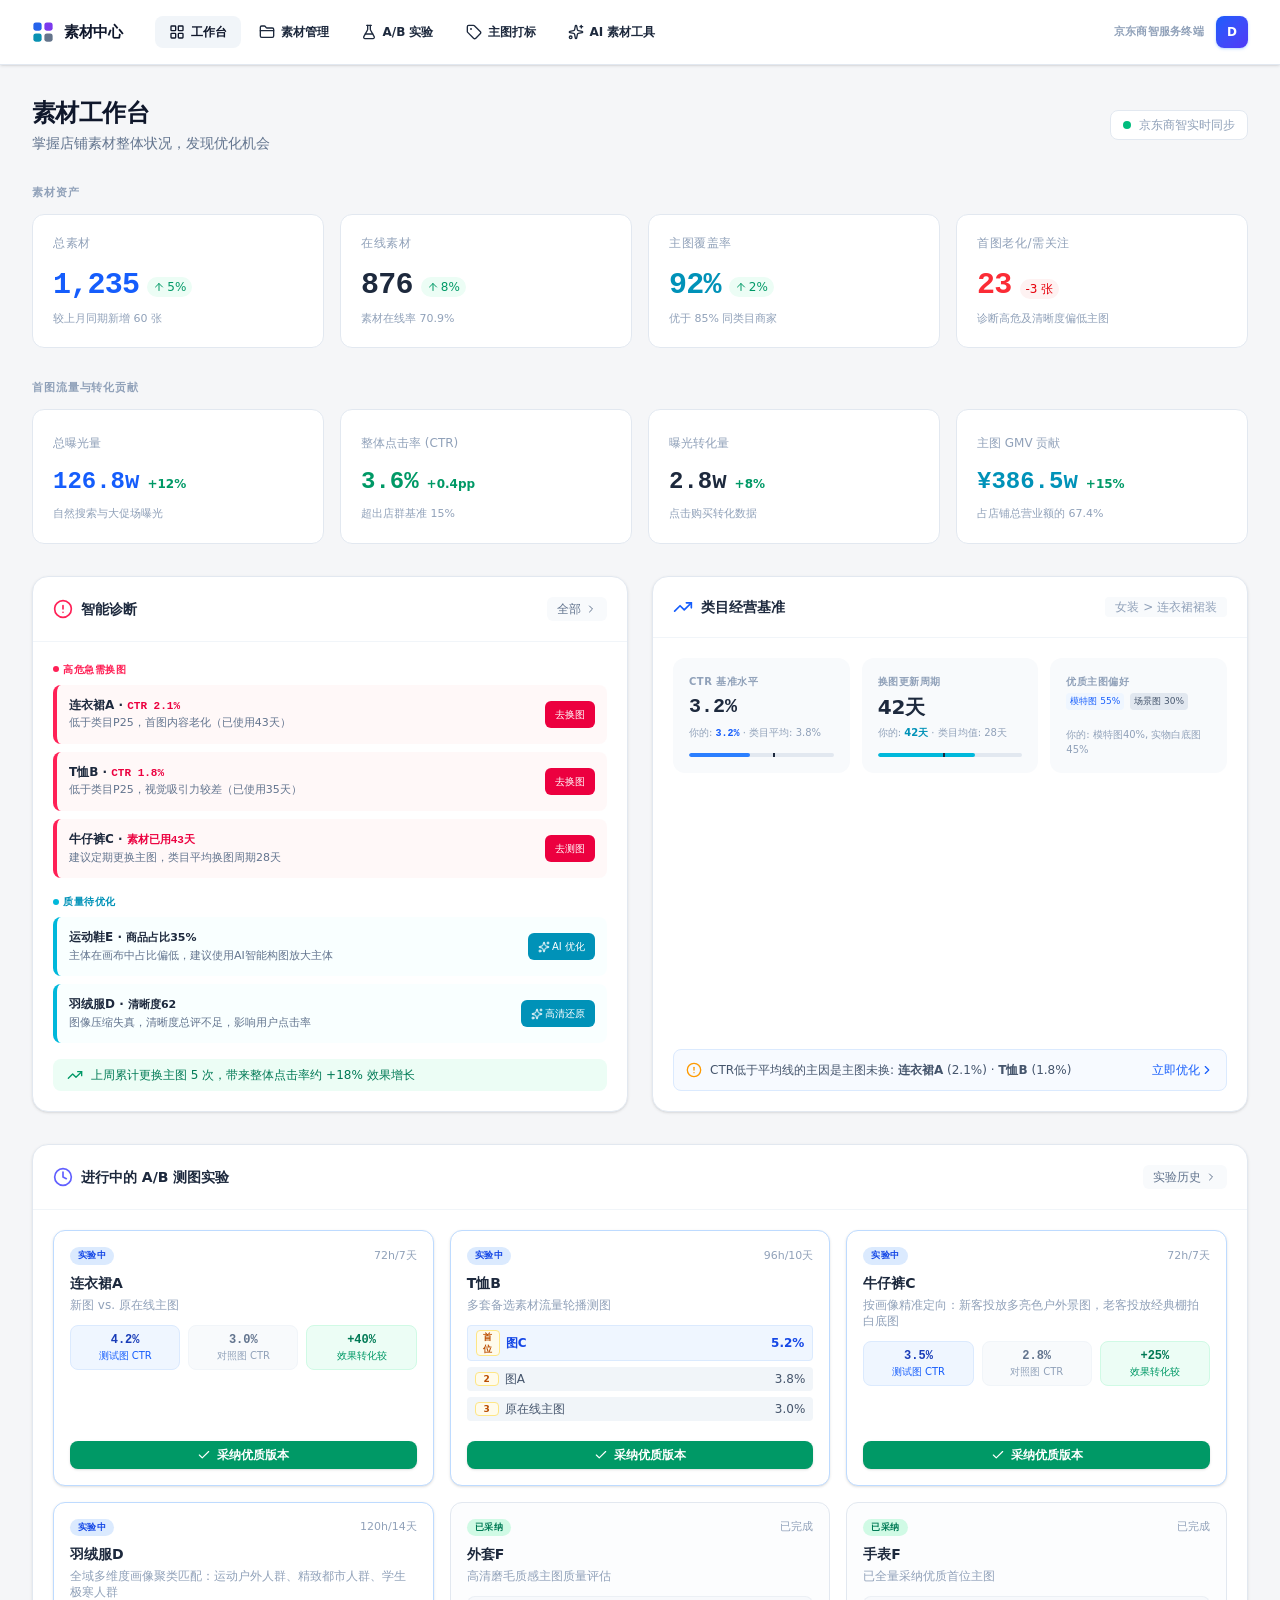
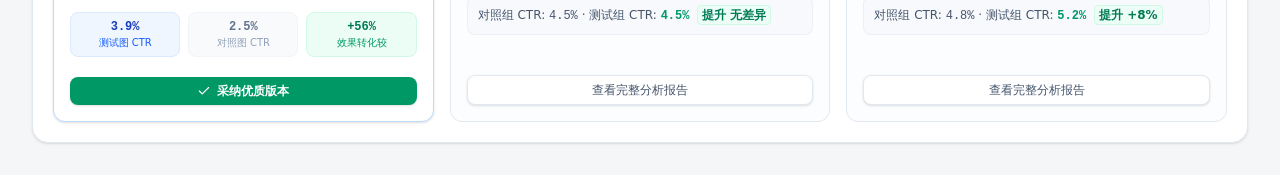
<file: index.html>
<!doctype html>
<html lang="en">
  <head>
    <meta charset="UTF-8" />
    <meta name="viewport" content="width=device-width, initial-scale=1.0" />
    <title>My Google AI Studio App</title>
    <script type="module" crossorigin src="/assets/index-DvEA5DOY.js"></script>
    <link rel="stylesheet" crossorigin href="/assets/index-DUWubQH-.css">
  </head>
  <body>
    <div id="root"></div>
  </body>
</html>
</file>
